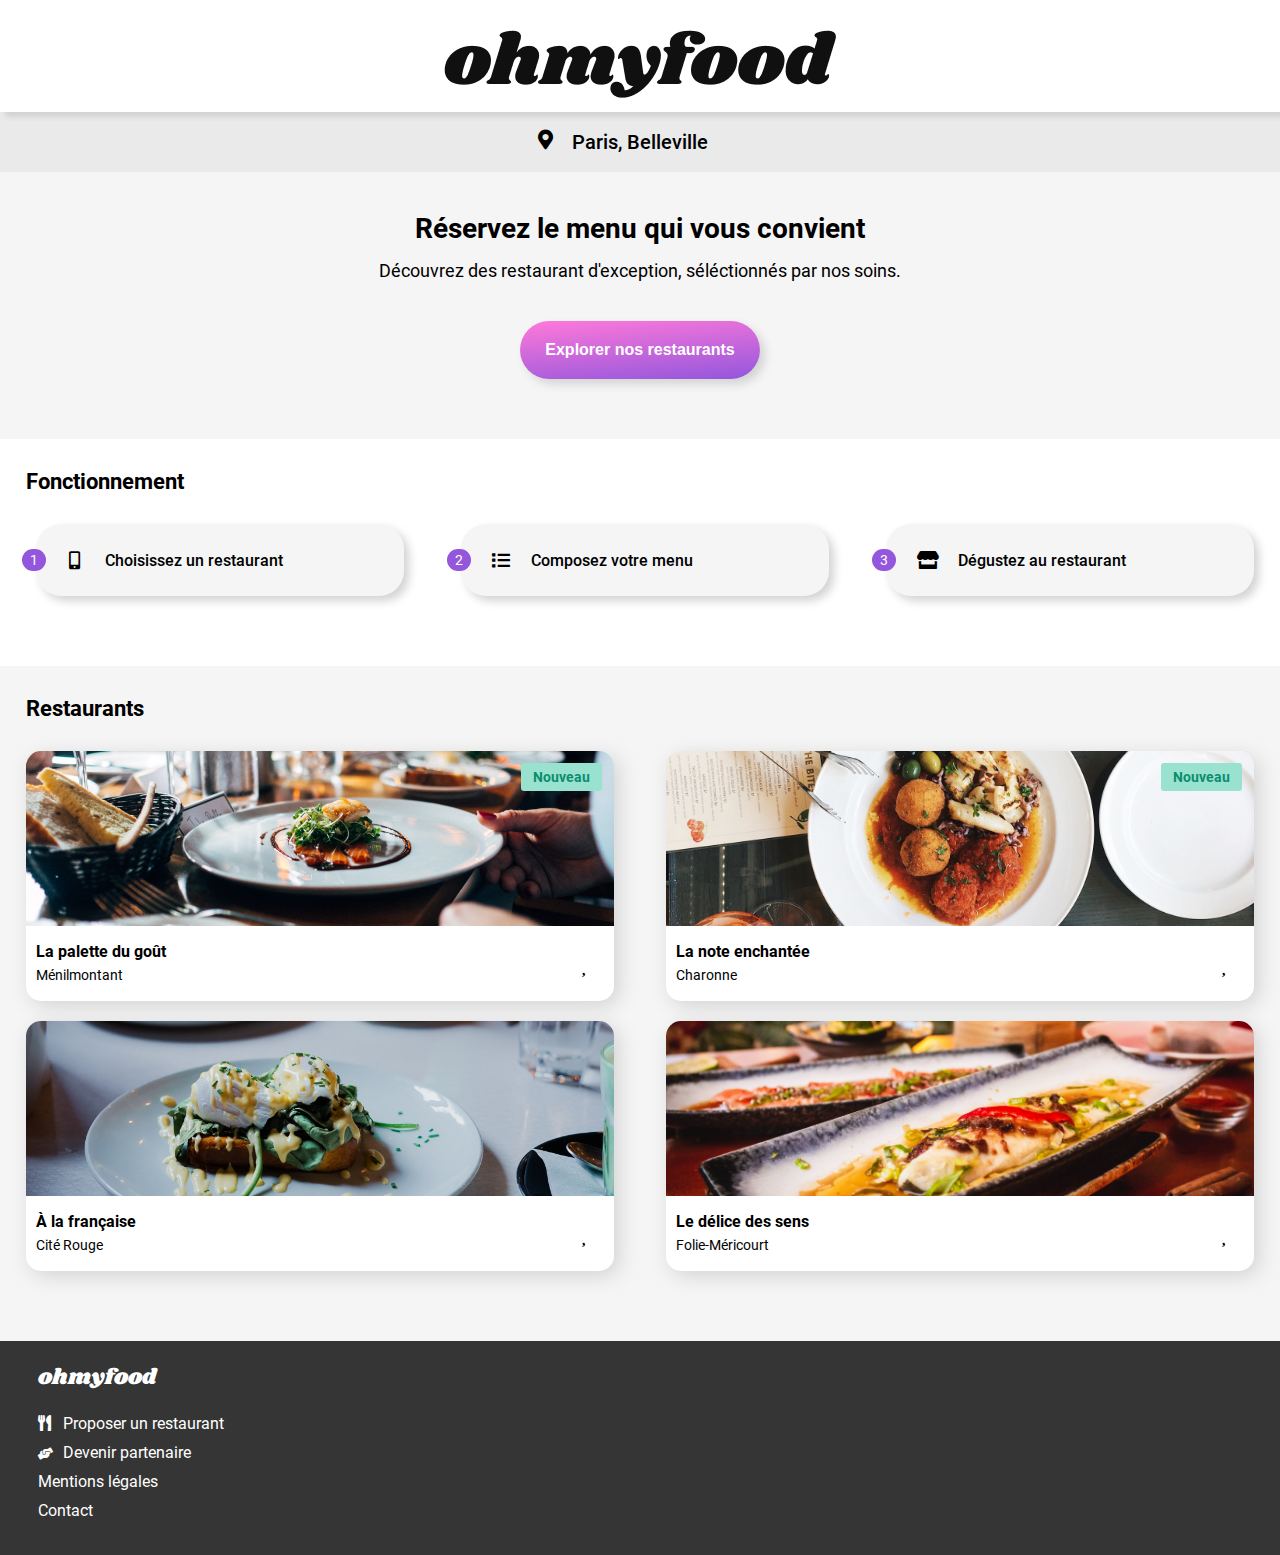
<file: sources/pages/homepage.html>
<!DOCTYPE html>
<html lang="fr">
   <head>
      <meta charset="utf-8" />
      <meta name="viewport" content="width=device-width, initial-scale=1"/>
      <link rel="stylesheet" href="../assets/css/desktop.css">
      <link rel="stylesheet" media="screen and (max-width: 992px) and (min-width: 768px)" href="../assets/css/tablet.css" />
      <link rel="stylesheet" media="screen and (max-device-width: 767px)" href="../assets/css/phone.css">
      <link rel="stylesheet" href="https://use.fontawesome.com/releases/v5.15.4/css/all.css">
      <link rel="stylesheet" href="https://cdnjs.cloudflare.com/ajax/libs/font-awesome/6.1.1/css/all.min.css" integrity="sha512-KfkfwYDsLkIlwQp6LFnl8zNdLGxu9YAA1QvwINks4PhcElQSvqcyVLLD9aMhXd13uQjoXtEKNosOWaZqXgel0g==" crossorigin="anonymous" referrerpolicy="no-referrer" />

      <title>Ohmyfood</title>
   </head>

   <body>
      <div class="loader"></div>
      <header class="header">
         <a class="header__logo top-logo__shadow" href="#">
         <picture>
            <source media="(min-width: 768px)"
                  srcset="../assets/images/logo/ohmyfood.png">
            <source media="(max-device-width: 767px)"
                  srcset="../assets/images/logo/ohmyfood@2x.svg">
            <img src="../assets/images/logo/ohmyfood.png" alt="Logo de Ohmyfood">
         </picture>
         </a>
         <div class="header__location--details">
            <i class="fas fa-map-marker-alt"></i>
            <h4>Paris, Belleville</h4>
         </div>
         <div class="header__titles">
            <h1>Réservez le menu qui vous convient</h1>
            <p>Découvrez des restaurant d'exception, séléctionnés par nos soins.</p>
         </div>
         <div class="button--container header__button">
            <button class="button header__button--explore" type="button">Explorer nos restaurants</button>
         </div>
      </header>
      
      <main>
         <nav class="nav">
            <h2>Fonctionnement</h2>
            <ul class="nav__processes--list">
               <li class="nav__hover-effect"><a href="#"><div class="nav__processes--numbers">1</div><div class="fas fa-mobile-alt"></div><span>Choisissez un restaurant</span></a></li>
               <li class="nav__hover-effect"><a href="#"><div class="nav__processes--numbers">2</div><div class="fas fa-list"></div><span>Composez votre menu</span></a></li>
               <li class="nav__hover-effect"><a href="#"><div class="nav__processes--numbers">3</div><div class="fas fa-store"></div><span>Dégustez au restaurant</span></a></li>
            </ul>
         </nav>

         <section class="restaurants">
            <h2>Restaurants</h2>
            <div class="restaurants__container">
               <article class="restaurants__cards">
                  <a href="menu_palette-du-gout.html">
                     <div class="restaurants__cards--picture">
                        <img src="../assets/images/restaurants/palette-du-gout.jpg" alt="Photo du restaurant La palette du goût">
                        <div class="restaurants__cards--latest">Nouveau</div>
                     </div>
                  </a>
                  <div class="restaurants__cards--infos">
                     <a href="menu_palette-du-gout.html">
                        <h3>La palette du goût</h3>
                        <h4>Ménilmontant</h4>
                     </a>
                     <form class="restaurant__cards--like" action ="#">
                        <input class="input__heart" id="input__liked--palette" type="checkbox">
                        <label class="btn" for="input__liked--palette">
                           <div class="heart-icon heart-empty">
                                 <i class="fa-regular fa-heart"></i>
                           </div>
                           <div class="heart-icon heart-full">
                                 <i class="fas fa-heart"></i>
                           </div>
                        </label>
                     </form>
                  </div>
               </article>
               <article class="restaurants__cards">
                  <a href="menu_la-note-enchantee.html">
                     <div class="restaurants__cards--picture">
                        <img src="../assets/images/restaurants/note-enchantee.jpg" alt="Photo du restaurant La note enchantée">
                        <div class="restaurants__cards--latest">Nouveau</div>
                     </div>
                  </a>
                  <div class="restaurants__cards--infos">
                     <a href="menu_la-note-enchantee.html">
                        <h3>La note enchantée</h3>
                        <h4>Charonne</h4>
                     </a>
                     <form class="restaurant__cards--like" action ="#">
                        <input class="input__heart" id="input__liked--note" type="checkbox">
                        <label class="btn" for="input__liked--note">
                           <div class="heart-icon heart-empty">
                                 <i class="fa-regular fa-heart"></i>
                           </div>
                           <div class="heart-icon heart-full">
                                 <i class="fas fa-heart"></i>
                           </div>
                        </label>
                     </form>
                  </div>
               </article>
               <article class="restaurants__cards">
                  <a href="menu_a-la-francaise.html">
                     <div class="restaurants__cards--picture">
                        <img src="../assets/images/restaurants/a-la-francaise.jpg" alt="Photo du restaurant À la française">
                     </div>
                  </a>
                  <div class="restaurants__cards--infos">
                     <a href="menu_a-la-francaise.html">
                        <h3>À la française</h3>
                        <h4>Cité Rouge</h4>
                     </a>
                     <form class="restaurant__cards--like" action ="#">
                        <input class="input__heart" id="input__liked--francaise" type="checkbox">
                        <label class="btn" for="input__liked--francaise">
                           <div class="heart-icon heart-empty">
                                 <i class="fa-regular fa-heart"></i>
                           </div>
                           <div class="heart-icon heart-full">
                                 <i class="fas fa-heart"></i>
                           </div>
                        </label>
                     </form>
                  </div>
               </article>
               <article class="restaurants__cards">
                  <a href="menu_le-delice-des-sens.html">
                     <div class="restaurants__cards--picture">
                        <img src="../assets/images/restaurants/delice-des-sens.jpg" alt="Photo du restaurant Le délice des sens">
                     </div>
                  </a>
                  <div class="restaurants__cards--infos">
                     <a href="menu_le-delice-des-sens.html">
                        <h3>Le délice des sens</h3>
                        <h4>Folie-Méricourt</h4>
                     </a>
                     <form class="restaurant__cards--like" action ="#">
                        <input class="input__heart" id="input__liked--delice" type="checkbox">
                        <label class="btn" for="input__liked--delice">
                           <div class="heart-icon heart-empty">
                                 <i class="fa-regular fa-heart"></i>
                           </div>
                           <div class="heart-icon heart-full">
                                 <i class="fas fa-heart"></i>
                           </div>
                        </label>
                     </form>
                  </div>
               </article>
            </div>
         </section>
      </main>

      <footer class="footer">
         <h2>ohmyfood</h2>
         <ul class="footer__list">
             <li class="footer__list--text"><a href="#"><i class="fas fa-utensils"></i>Proposer un restaurant</a></li>
             <li class="footer__list--text"><a href="#"><i class="fas fa-hands-helping"></i>Devenir partenaire</a></li>
             <li class="footer__list--text"><a href="#">Mentions légales</a></li>
             <li class="footer__list--text"><a href="mailto:lucas@gmail.com">Contact</a></li>
         </ul>
     </footer>
   </body>
</html>
</file>
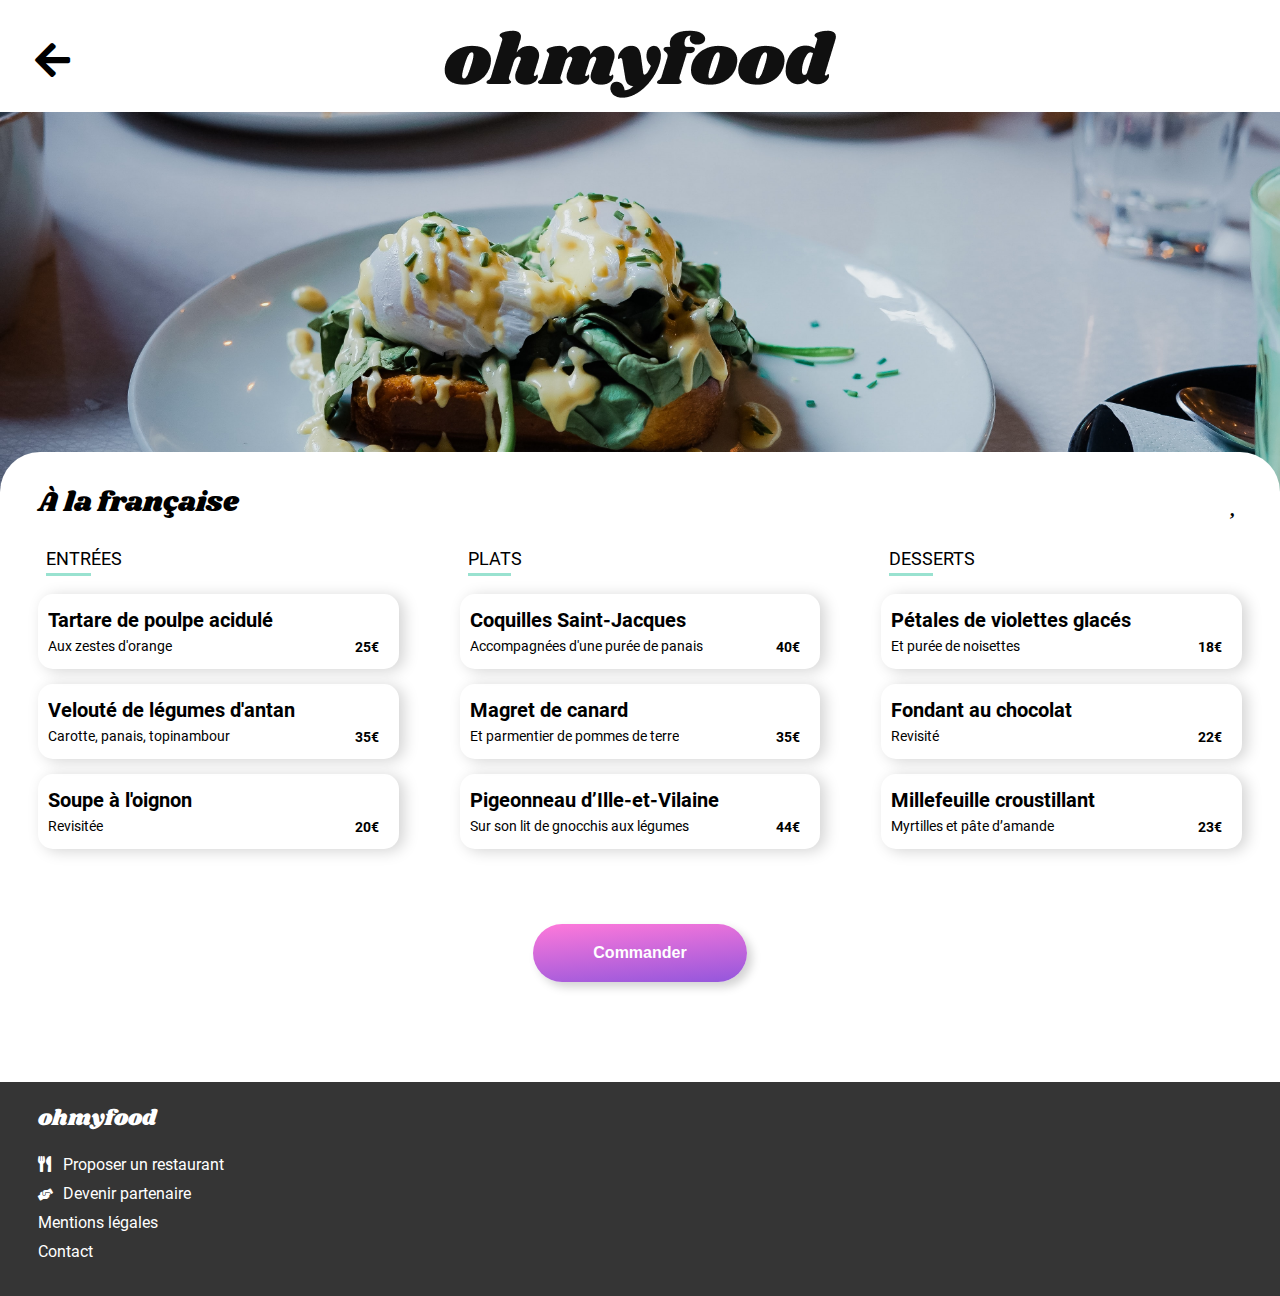
<file: sources/pages/menu_a-la-francaise.html>
<!DOCTYPE html>
<html lang="fr">
    <head>
        <meta charset="utf-8" />
        <meta name="viewport" content="width=device-width, initial-scale=1"/>
        <link rel="stylesheet" href="../assets/css/desktop.css">
		<link rel="stylesheet" media="screen and (max-width: 992px) and (min-width: 768px)" href="../assets/css/tablet.css" />
        <link rel="stylesheet" media="screen and (max-device-width: 767px)" href="../assets/css/phone.css">
        <link rel="stylesheet" href="https://use.fontawesome.com/releases/v5.15.4/css/all.css">
        <link rel="stylesheet" href="https://cdnjs.cloudflare.com/ajax/libs/font-awesome/6.1.1/css/all.min.css" integrity="sha512-KfkfwYDsLkIlwQp6LFnl8zNdLGxu9YAA1QvwINks4PhcElQSvqcyVLLD9aMhXd13uQjoXtEKNosOWaZqXgel0g==" crossorigin="anonymous" referrerpolicy="no-referrer" />

        <title>Ohmyfood</title>
    </head>

    <body>
        <header class="header">
            <a href="homepage.html"><i class="header fas fa-arrow-left"></i></a>
            <a class="header__logo" href="homepage.html">
                <picture>
                    <source media="(min-width: 768px)"
                            srcset="../assets/images/logo/ohmyfood.png">
                    <source media="(max-device-width: 767px)"
                            srcset="../assets/images/logo/ohmyfood@2x.svg">
                    <img src="images/logo/ohmyfood.png" alt="Logo de Ohmyfood">
                    </picture>
            </a>
            <div class="header__picture">
                <img src="../assets/images/restaurants/a-la-francaise.jpg" alt="Photo de À la française">
            </div>
        </header>

        <main class="menu">
            <div class="menu__restaurant">
                <h1>À la française</h1>
                <form class="menu__restaurant--like" action ="#">
                    <input class="input__heart" id="input__liked" type="checkbox">
                    <label class="btn" for="input__liked">
                        <div class="heart-empty">
                            <i class="fa-regular fa-heart"></i>
                        </div>
                        <div class="heart-full">
                            <i class="fas fa-heart"></i>
                        </div>
                    </label>
                </form>
            </div>
            <div class="menu__list--container">
                <section class="menu__list">
                    <h2><span class="underline">ENTR</span>ÉES</h2>
                    <article class="menu__list--card fade-in__1">
                        <div class="meal-infos__container">
                            <h3 class="meal meal-title">Tartare de poulpe acidulé</h3>
                            <h4 class="meal meal-info">Aux zestes d'orange</h4>
                        </div>
                        <div class="meal-price__container">
                            <h4 class="meal-price">25€</h4>
                        </div>
                        <div class="hover-background">
                            <i class="fa-solid fa-circle-check"></i>
                        </div>
                    </article>
                    <article class="menu__list--card fade-in__2">
                        <div class="meal-infos__container">
                            <h3 class="meal meal-title">Velouté de légumes d'antan</h3>
                            <h4 class="meal meal-info">Carotte, panais, topinambour</h4>
                        </div>
                        <div class="meal-price__container">
                            <h4 class="meal-price">35€</h4>
                        </div>
                        <div class="hover-background">
                            <i class="fa-solid fa-circle-check"></i>
                        </div>
                    </article>
                    <article class="menu__list--card fade-in__3">
                        <div class="meal-infos__container">
                            <h3 class="meal meal-title">Soupe à l'oignon</h3>
                            <h4 class="meal meal-info">Revisitée</h4>
                        </div>
                        <div class="meal-price__container">
                            <h4 class="meal-price">20€</h4>
                        </div>
                        <div class="hover-background">
                            <i class="fa-solid fa-circle-check"></i>
                        </div>
                    </article>
                </section>
                <section class="menu__list">
                    <h2><span class="underline">PLAT</span>S</h2>
                    <article class="menu__list--card fade-in__4">
                        <div class="meal-infos__container">
                            <h3 class="meal meal-title">Coquilles Saint-Jacques</h3>
                            <h4 class="meal meal-info">Accompagnées d'une purée de panais</h4>
                        </div>
                        <div class="meal-price__container">
                            <h4 class="meal-price">40€</h4>
                        </div>
                        <div class="hover-background">
                            <i class="fa-solid fa-circle-check"></i>
                        </div>
                    </article>
                    <article class="menu__list--card fade-in__5">
                        <div class="meal-infos__container">
                            <h3 class="meal meal-title">Magret de canard</h3>
                            <h4 class="meal meal-info">Et parmentier de pommes de terre</h4>
                        </div>
                        <div class="meal-price__container">
                            <h4 class="meal-price">35€</h4>
                        </div>
                        <div class="hover-background">
                            <i class="fa-solid fa-circle-check"></i>
                        </div>
                    </article>
                    <article class="menu__list--card fade-in__6">
                        <div class="meal-infos__container">
                            <h3 class="meal meal-title">Pigeonneau d’Ille-et-Vilaine</h3>
                            <h4 class="meal meal-info">Sur son lit de gnocchis aux légumes</h4>
                        </div>
                        <div class="meal-price__container">
                            <h4 class="meal-price">44€</h4>
                        </div>
                        <div class="hover-background">
                            <i class="fa-solid fa-circle-check"></i>
                        </div>
                    </article>
                </section>
                <section class="menu__list">
                    <h2><span class="underline">DESS</span>ERTS</h2>
                    <article class="menu__list--card fade-in__7">
                        <div class="meal-infos__container">
                            <h3 class="meal meal-title">Pétales de violettes glacés</h3>
                            <h4 class="meal meal-info">Et purée de noisettes</h4>
                        </div>
                        <div class="meal-price__container">
                            <h4 class="meal-price">18€</h4>
                        </div>
                        <div class="hover-background">
                            <i class="fa-solid fa-circle-check"></i>
                        </div>
                    </article>
                    <article class="menu__list--card fade-in__8">
                        <div class="meal-infos__container">
                            <h3 class="meal meal-title">Fondant au chocolat</h3>
                            <h4 class="meal meal-info">Revisité</h4>
                        </div>
                        <div class="meal-price__container">
                            <h4 class="meal-price">22€</h4>
                        </div>
                        <div class="hover-background">
                            <i class="fa-solid fa-circle-check"></i>
                        </div>
                    </article>
                    <article class="menu__list--card fade-in__9">
                        <div class="meal-infos__container">
                            <h3 class="meal meal-title">Millefeuille croustillant</h3>
                            <h4 class="meal meal-info">Myrtilles et pâte d’amande</h4>
                        </div>
                        <div class="meal-price__container">
                            <h4 class="meal-price">23€</h4>
                        </div>
                        <div class="hover-background">
                            <i class="fa-solid fa-circle-check"></i>
                        </div>
                    </article>
                </section>
            </div>

            <div class="button--container menu__button">
                <button class="button menu__button--order" type="button">Commander</button>
            </div>
        </main>

        <footer class="footer">
            <h2>ohmyfood</h2>
            <ul class="footer__list">
                <li class="footer__list--text"><a href="#"><i class="fas fa-utensils"></i>Proposer un restaurant</a></li>
                <li class="footer__list--text"><a href="#"><i class="fas fa-hands-helping"></i>Devenir partenaire</a></li>
                <li class="footer__list--text"><a href="#">Mentions légales</a></li>
                <li class="footer__list--text"><a href="mailto:lucas@gmail.com">Contact</a></li>
            </ul>
        </footer>
    </body>
</html>
</file>
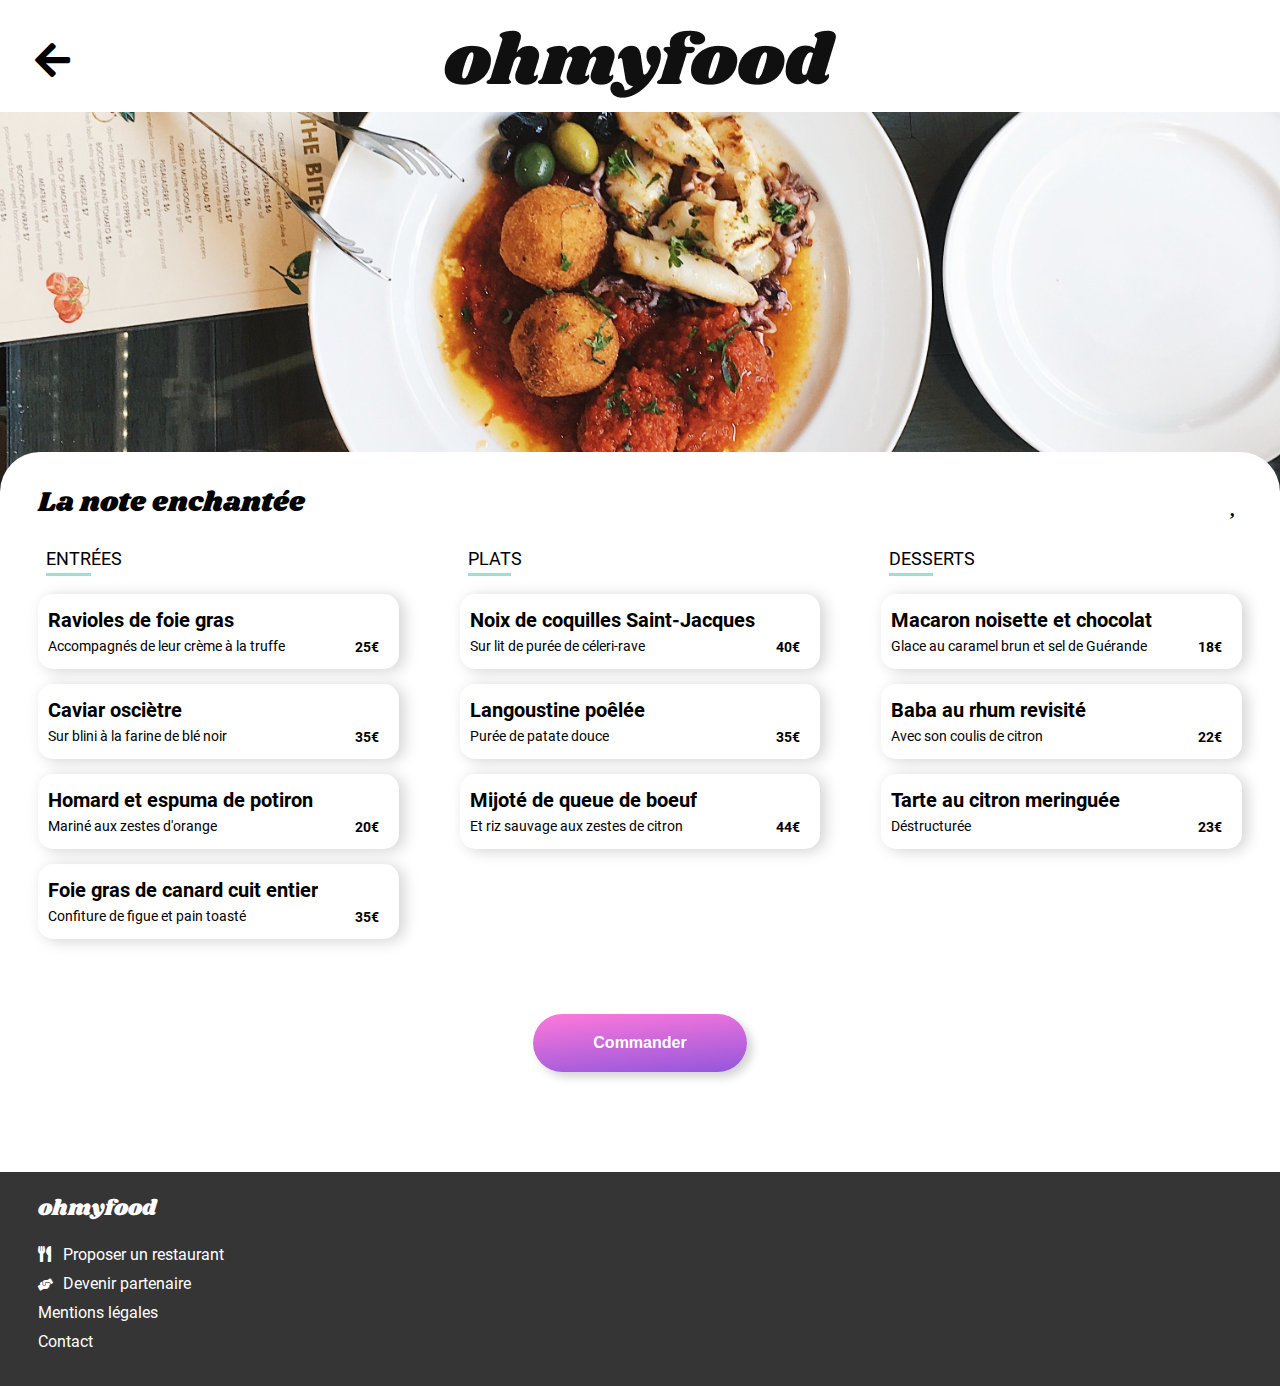
<file: sources/pages/menu_la-note-enchantee.html>
<!DOCTYPE html>
<html lang="fr">
    <head>
        <meta charset="utf-8" />
        <meta name="viewport" content="width=device-width, initial-scale=1"/>
        <link rel="stylesheet" href="../assets/css/desktop.css">
		<link rel="stylesheet" media="screen and (max-width: 992px) and (min-width: 768px)" href="../assets/css/tablet.css" />
        <link rel="stylesheet" media="screen and (max-device-width: 767px)" href="../assets/css/phone.css">
        <link rel="stylesheet" href="https://use.fontawesome.com/releases/v5.15.4/css/all.css">
        <link rel="stylesheet" href="https://cdnjs.cloudflare.com/ajax/libs/font-awesome/6.1.1/css/all.min.css" integrity="sha512-KfkfwYDsLkIlwQp6LFnl8zNdLGxu9YAA1QvwINks4PhcElQSvqcyVLLD9aMhXd13uQjoXtEKNosOWaZqXgel0g==" crossorigin="anonymous" referrerpolicy="no-referrer" />

        <title>Ohmyfood</title>
    </head>

    <body>
        <header class="header">
            <a href="homepage.html"><i class="header fas fa-arrow-left"></i></a>
            <a class="header__logo" href="homepage.html">
                <picture>
                    <source media="(min-width: 768px)"
                            srcset="../assets/images/logo/ohmyfood.png">
                    <source media="(max-device-width: 767px)"
                            srcset="../assets/images/logo/ohmyfood@2x.svg">
                    <img src="images/logo/ohmyfood.png" alt="Logo de Ohmyfood">
                    </picture>
            </a>
            <div class="header__picture">
                <img src="../assets/images/restaurants/note-enchantee.jpg" alt="Photo de La note enchantée">
            </div>
        </header>
      
        <main class="menu">
            <div class="menu__restaurant">
                <h1>La note enchantée</h1>
                <form class="menu__restaurant--like" action ="#">
                    <input class="input__heart" id="input__liked" type="checkbox">
                    <label class="btn" for="input__liked">
                        <div class="heart-empty">
                            <i class="fa-regular fa-heart"></i>
                        </div>
                        <div class="heart-full">
                            <i class="fas fa-heart"></i>
                        </div>
                    </label>
                </form>
            </div>
            <div class="menu__list--container">
                <section class="menu__list">
                    <h2><span class="underline">ENTR</span>ÉES</h2>
                    <article class="menu__list--card fade-in__1">
                        <div class="meal-infos__container">
                            <h3 class="meal meal-title">Ravioles de foie gras</h3>
                            <h4 class="meal meal-info">Accompagnés de leur crème à la truffe</h4>
                        </div>
                        <div class="meal-price__container">
                            <h4 class="meal-price">25€</h4>
                        </div>
                        <div class="hover-background">
                            <i class="fa-solid fa-circle-check"></i>
                        </div>
                    </article>
                    <article class="menu__list--card fade-in__2">
                        <div class="meal-infos__container">
                            <h3 class="meal meal-title">Caviar osciètre</h3>
                            <h4 class="meal meal-info">Sur blini à la farine de blé noir</h4>
                        </div>
                        <div class="meal-price__container">
                            <h4 class="meal-price">35€</h4>
                        </div>
                        <div class="hover-background">
                            <i class="fa-solid fa-circle-check"></i>
                        </div>
                    </article>
                    <article class="menu__list--card fade-in__3">
                        <div class="meal-infos__container">
                            <h3 class="meal meal-title">Homard et espuma de potiron</h3>
                            <h4 class="meal meal-info">Mariné aux zestes d'orange</h4>
                        </div>
                        <div class="meal-price__container">
                            <h4 class="meal-price">20€</h4>
                        </div>
                        <div class="hover-background">
                            <i class="fa-solid fa-circle-check"></i>
                        </div>
                    </article>
                    <article class="menu__list--card fade-in__4">
                        <div class="meal-infos__container">
                            <h3 class="meal meal-title">Foie gras de canard cuit entier</h3>
                            <h4 class="meal meal-info">Confiture de figue et pain toasté</h4>
                        </div>
                        <div class="meal-price__container">
                            <h4 class="meal-price">35€</h4>
                        </div>
                        <div class="hover-background">
                            <i class="fa-solid fa-circle-check"></i>
                        </div>
                    </article>
                </section>
                <section class="menu__list">
                    <h2><span class="underline">PLAT</span>S</h2>
                    <article class="menu__list--card fade-in__5">
                        <div class="meal-infos__container">
                            <h3 class="meal meal-title">Noix de coquilles Saint-Jacques</h3>
                            <h4 class="meal meal-info">Sur lit de purée de céleri-rave</h4>
                        </div>
                        <div class="meal-price__container">
                            <h4 class="meal-price">40€</h4>
                        </div>
                        <div class="hover-background">
                            <i class="fa-solid fa-circle-check"></i>
                        </div>
                    </article>
                    <article class="menu__list--card fade-in__6">
                        <div class="meal-infos__container">
                            <h3 class="meal meal-title">Langoustine poêlée</h3>
                            <h4 class="meal meal-info">Purée de patate douce</h4>
                        </div>
                        <div class="meal-price__container">
                            <h4 class="meal-price">35€</h4>
                        </div>
                        <div class="hover-background">
                            <i class="fa-solid fa-circle-check"></i>
                        </div>
                    </article>
                    <article class="menu__list--card fade-in__7">
                        <div class="meal-infos__container">
                            <h3 class="meal meal-title">Mijoté de queue de boeuf</h3>
                            <h4 class="meal meal-info">Et riz sauvage aux zestes de citron</h4>
                        </div>
                        <div class="meal-price__container">
                            <h4 class="meal-price">44€</h4>
                        </div>
                        <div class="hover-background">
                            <i class="fa-solid fa-circle-check"></i>
                        </div>
                    </article>
                </section>
                <section class="menu__list">
                    <h2><span class="underline">DESS</span>ERTS</h2>
                    <article class="menu__list--card fade-in__8">
                        <div class="meal-infos__container">
                            <h3 class="meal meal-title">Macaron noisette et chocolat</h3>
                            <h4 class="meal meal-info">Glace au caramel brun et sel de Guérande</h4>
                        </div>
                        <div class="meal-price__container">
                            <h4 class="meal-price">18€</h4>
                        </div>
                        <div class="hover-background">
                            <i class="fa-solid fa-circle-check"></i>
                        </div>
                    </article>
                    <article class="menu__list--card fade-in__9">
                        <div class="meal-infos__container">
                            <h3 class="meal meal-title">Baba au rhum revisité</h3>
                            <h4 class="meal meal-info">Avec son coulis de citron</h4>
                        </div>
                        <div class="meal-price__container">
                            <h4 class="meal-price">22€</h4>
                        </div>
                        <div class="hover-background">
                            <i class="fa-solid fa-circle-check"></i>
                        </div>
                    </article>
                    <article class="menu__list--card fade-in__10">
                        <div class="meal-infos__container">
                            <h3 class="meal meal-title">Tarte au citron meringuée</h3>
                            <h4 class="meal meal-info">Déstructurée</h4>
                        </div>
                        <div class="meal-price__container">
                            <h4 class="meal-price">23€</h4>
                        </div>
                        <div class="hover-background">
                            <i class="fa-solid fa-circle-check"></i>
                        </div>
                    </article>
                </section>
            </div>

            <div class="button--container menu__button">
                <button class="button menu__button--order" type="button">Commander</button>
            </div>
        </main>

        <footer class="footer">
            <h2>ohmyfood</h2>
            <ul class="footer__list">
                <li class="footer__list--text"><a href="#"><i class="fas fa-utensils"></i>Proposer un restaurant</a></li>
                <li class="footer__list--text"><a href="#"><i class="fas fa-hands-helping"></i>Devenir partenaire</a></li>
                <li class="footer__list--text"><a href="#">Mentions légales</a></li>
                <li class="footer__list--text"><a href="mailto:lucas@gmail.com">Contact</a></li>
            </ul>
        </footer>
    </body>
</html>
</file>
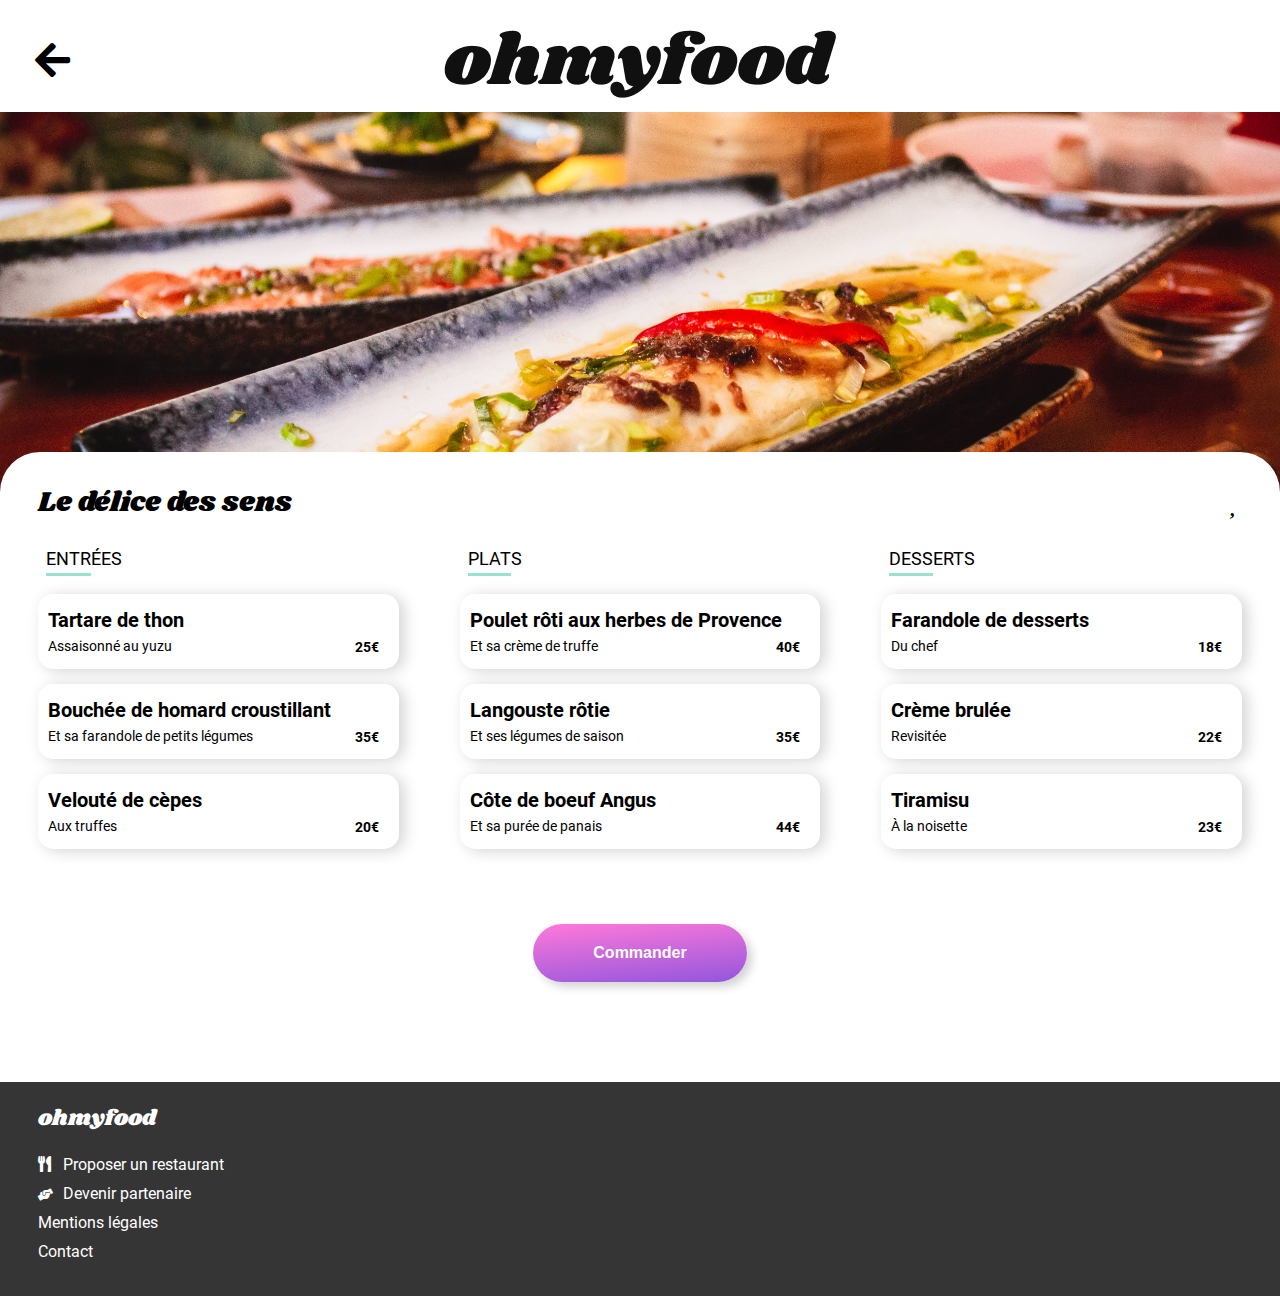
<file: sources/pages/menu_le-delice-des-sens.html>
<!DOCTYPE html>
<html lang="fr">
    <head>
        <meta charset="utf-8" />
        <meta name="viewport" content="width=device-width, initial-scale=1"/>
        <link rel="stylesheet" href="../assets/css/desktop.css">
		<link rel="stylesheet" media="screen and (max-width: 992px) and (min-width: 768px)" href="../assets/css/tablet.css" />
        <link rel="stylesheet" media="screen and (max-device-width: 767px)" href="../assets/css/phone.css">
        <link rel="stylesheet" href="https://use.fontawesome.com/releases/v5.15.4/css/all.css">
        <link rel="stylesheet" href="https://cdnjs.cloudflare.com/ajax/libs/font-awesome/6.1.1/css/all.min.css" integrity="sha512-KfkfwYDsLkIlwQp6LFnl8zNdLGxu9YAA1QvwINks4PhcElQSvqcyVLLD9aMhXd13uQjoXtEKNosOWaZqXgel0g==" crossorigin="anonymous" referrerpolicy="no-referrer" />

        <title>Ohmyfood</title>
    </head>

    <body>
        <header class="header">
            <a href="homepage.html"><i class="header fas fa-arrow-left"></i></a>
            <a class="header__logo" href="homepage.html">
                <picture>
                    <source media="(min-width: 768px)"
                            srcset="../assets/images/logo/ohmyfood.png">
                    <source media="(max-device-width: 767px)"
                            srcset="../assets/images/logo/ohmyfood@2x.svg">
                    <img src="images/logo/ohmyfood.png" alt="Logo de Ohmyfood">
                    </picture>
            </a>
            <div class="header__picture">
                <img src="../assets/images/restaurants/delice-des-sens.jpg" alt="Photo du Délice des sens">
            </div>
        </header>
      
        <main class="menu">
            <div class="menu__restaurant">
                <h1>Le délice des sens</h1>
                <form class="menu__restaurant--like" action ="#">
                    <input class="input__heart" id="input__liked" type="checkbox">
                    <label class="btn" for="input__liked">
                        <div class="heart-empty">
                            <i class="fa-regular fa-heart"></i>
                        </div>
                        <div class="heart-full">
                            <i class="fas fa-heart"></i>
                        </div>
                    </label>
                </form>
            </div>
            <div class="menu__list--container">
                <section class="menu__list">
                    <h2><span class="underline">ENTR</span>ÉES</h2>
                    <article class="menu__list--card fade-in__1">
                        <div class="meal-infos__container">
                            <h3 class="meal meal-title">Tartare de thon</h3>
                            <h4 class="meal meal-info">Assaisonné au yuzu</h4>
                        </div>
                        <div class="meal-price__container">
                            <h4 class="meal-price">25€</h4>
                        </div>
                        <div class="hover-background">
                            <i class="fa-solid fa-circle-check"></i>
                        </div>
                    </article>
                    <article class="menu__list--card fade-in__2">
                        <div class="meal-infos__container">
                            <h3 class="meal meal-title">Bouchée de homard croustillant</h3>
                            <h4 class="meal meal-info">Et sa farandole de petits légumes</h4>
                        </div>
                        <div class="meal-price__container">
                            <h4 class="meal-price">35€</h4>
                        </div>
                        <div class="hover-background">
                            <i class="fa-solid fa-circle-check"></i>
                        </div>
                    </article>
                    <article class="menu__list--card fade-in__3">
                        <div class="meal-infos__container">
                            <h3 class="meal meal-title">Velouté de cèpes</h3>
                            <h4 class="meal meal-info">Aux truffes</h4>
                        </div>
                        <div class="meal-price__container">
                            <h4 class="meal-price">20€</h4>
                        </div>
                        <div class="hover-background">
                            <i class="fa-solid fa-circle-check"></i>
                        </div>
                    </article>
                </section>
                <section class="menu__list">
                    <h2><span class="underline">PLAT</span>S</h2>
                    <article class="menu__list--card fade-in__4">
                        <div class="meal-infos__container">
                            <h3 class="meal meal-title">Poulet rôti aux herbes de Provence</h3>
                            <h4 class="meal meal-info">Et sa crème de truffe</h4>
                        </div>
                        <div class="meal-price__container">
                            <h4 class="meal-price">40€</h4>
                        </div>
                        <div class="hover-background">
                            <i class="fa-solid fa-circle-check"></i>
                        </div>
                    </article>
                    <article class="menu__list--card fade-in__5">
                        <div class="meal-infos__container">
                            <h3 class="meal meal-title">Langouste rôtie</h3>
                            <h4 class="meal meal-info">Et ses légumes de saison</h4>
                        </div>
                        <div class="meal-price__container">
                            <h4 class="meal-price">35€</h4>
                        </div>
                        <div class="hover-background">
                            <i class="fa-solid fa-circle-check"></i>
                        </div>
                    </article>
                    <article class="menu__list--card fade-in__6">
                        <div class="meal-infos__container">
                            <h3 class="meal meal-title">Côte de boeuf Angus</h3>
                            <h4 class="meal meal-info">Et sa purée de panais</h4>
                        </div>
                        <div class="meal-price__container">
                            <h4 class="meal-price">44€</h4>
                        </div>
                        <div class="hover-background">
                            <i class="fa-solid fa-circle-check"></i>
                        </div>
                    </article>
                </section>
                <section class="menu__list">
                    <h2><span class="underline">DESS</span>ERTS</h2>
                    <article class="menu__list--card fade-in__7">
                        <div class="meal-infos__container">
                            <h3 class="meal meal-title">Farandole de desserts</h3>
                            <h4 class="meal meal-info">Du chef</h4>
                        </div>
                        <div class="meal-price__container">
                            <h4 class="meal-price">18€</h4>
                        </div>
                        <div class="hover-background">
                            <i class="fa-solid fa-circle-check"></i>
                        </div>
                    </article>
                    <article class="menu__list--card fade-in__8">
                        <div class="meal-infos__container">
                            <h3 class="meal meal-title">Crème brulée</h3>
                            <h4 class="meal meal-info">Revisitée</h4>
                        </div>
                        <div class="meal-price__container">
                            <h4 class="meal-price">22€</h4>
                        </div>
                        <div class="hover-background">
                            <i class="fa-solid fa-circle-check"></i>
                        </div>
                    </article>
                    <article class="menu__list--card fade-in__9">
                        <div class="meal-infos__container">
                            <h3 class="meal meal-title">Tiramisu</h3>
                            <h4 class="meal meal-info">À la noisette</h4>
                        </div>
                        <div class="meal-price__container">
                            <h4 class="meal-price">23€</h4>
                        </div>
                        <div class="hover-background">
                            <i class="fa-solid fa-circle-check"></i>
                        </div>
                    </article>
                </section>
            </div>

            <div class="button--container menu__button">
                <button class="button menu__button--order" type="button">Commander</button>
            </div>
        </main>

        <footer class="footer">
            <h2>ohmyfood</h2>
            <ul class="footer__list">
                <li class="footer__list--text"><a href="#"><i class="fas fa-utensils"></i>Proposer un restaurant</a></li>
                <li class="footer__list--text"><a href="#"><i class="fas fa-hands-helping"></i>Devenir partenaire</a></li>
                <li class="footer__list--text"><a href="#">Mentions légales</a></li>
                <li class="footer__list--text"><a href="mailto:lucas@gmail.com">Contact</a></li>
            </ul>
        </footer>
    </body>
</html>
</file>
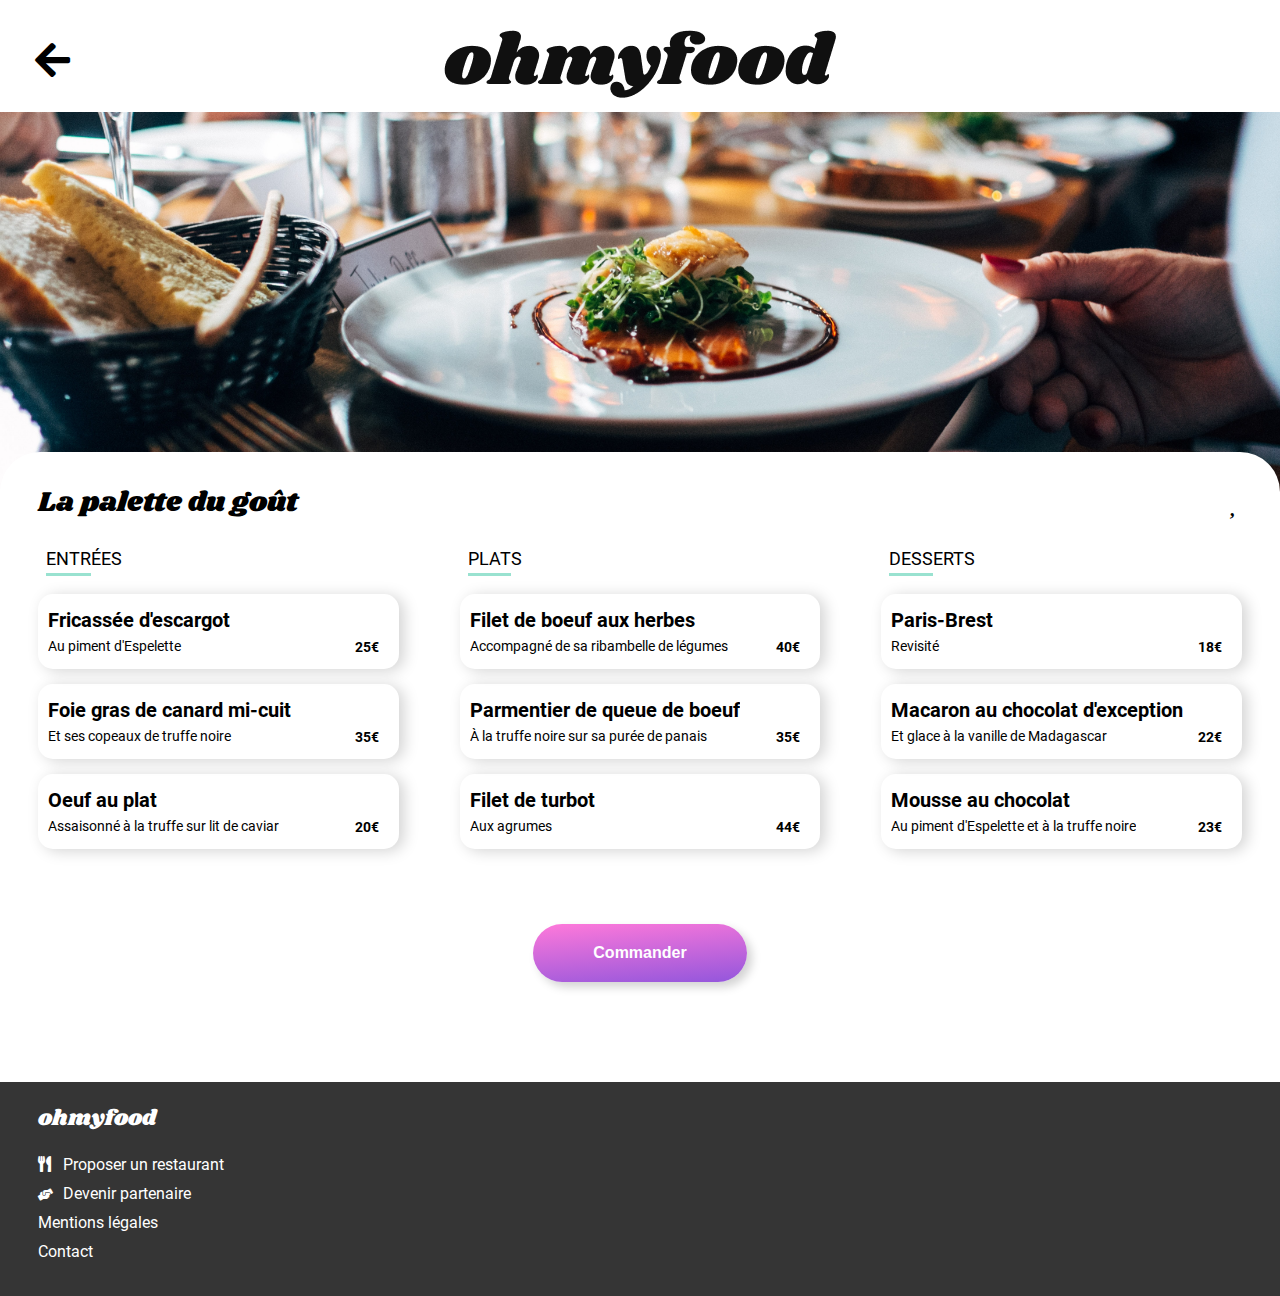
<file: sources/pages/menu_palette-du-gout.html>
<!DOCTYPE html>
<html lang="fr">
    <head>
        <meta charset="utf-8" />
        <meta name="viewport" content="width=device-width, initial-scale=1"/>
        <link rel="stylesheet" href="../assets/css/desktop.css">
		<link rel="stylesheet" media="screen and (max-width: 992px) and (min-width: 768px)" href="../assets/css/tablet.css" />
        <link rel="stylesheet" media="screen and (max-device-width: 767px)" href="../assets/css/phone.css">
        <link rel="stylesheet" href="https://use.fontawesome.com/releases/v5.15.4/css/all.css">
        <link rel="stylesheet" href="https://cdnjs.cloudflare.com/ajax/libs/font-awesome/6.1.1/css/all.min.css" integrity="sha512-KfkfwYDsLkIlwQp6LFnl8zNdLGxu9YAA1QvwINks4PhcElQSvqcyVLLD9aMhXd13uQjoXtEKNosOWaZqXgel0g==" crossorigin="anonymous" referrerpolicy="no-referrer" />

        <title>Ohmyfood</title>
    </head>

    <body>
        <header class="header">
            <a href="homepage.html"><i class="header fas fa-arrow-left"></i></a>
            <a class="header__logo" href="homepage.html">
                <picture>
                    <source media="(min-width: 768px)"
                            srcset="../assets/images/logo/ohmyfood.png">
                    <source media="(max-device-width: 767px)"
                            srcset="../assets/images/logo/ohmyfood@2x.svg">
                    <img src="images/logo/ohmyfood.png" alt="Logo de Ohmyfood">
                    </picture>
            </a>
            <div class="header__picture">
                <img src="../assets/images/restaurants/palette-du-gout.jpg" alt="Photo de La palette du goût">
            </div>
        </header>
      
        <main class="menu">
            <div class="menu__restaurant">
                <h1>La palette du goût</h1>
                <form class="menu__restaurant--like" action ="#">
                    <input class="input__heart" id="input__liked" type="checkbox">
                    <label class="btn" for="input__liked">
                        <div class="heart-empty">
                            <i class="fa-regular fa-heart"></i>
                        </div>
                        <div class="heart-full">
                            <i class="fas fa-heart"></i>
                        </div>
                    </label>
                </form>
            </div>
            <div class="menu__list--container">
                <section class="menu__list">
                    <h2><span class="underline">ENTR</span>ÉES</h2>
                    <article class="menu__list--card fade-in__1">
                        <div class="meal-infos__container">
                            <h3 class="meal meal-title">Fricassée d'escargot</h3>
                            <h4 class="meal meal-info">Au piment d'Espelette</h4>
                        </div>
                        <div class="meal-price__container">
                            <h4 class="meal-price">25€</h4>
                        </div>
                        <div class="hover-background">
                            <i class="fa-solid fa-circle-check"></i>
                        </div>
                    </article>
                    <article class="menu__list--card fade-in__2">
                        <div class="meal-infos__container">
                            <h3 class="meal meal-title">Foie gras de canard mi-cuit</h3>
                            <h4 class="meal meal-info">Et ses copeaux de truffe noire</h4>
                        </div>
                        <div class="meal-price__container">
                            <h4 class="meal-price">35€</h4>
                        </div>
                        <div class="hover-background">
                            <i class="fa-solid fa-circle-check"></i>
                        </div>
                    </article>
                    <article class="menu__list--card fade-in__3">
                        <div class="meal-infos__container">
                            <h3 class="meal meal-title">Oeuf au plat</h3>
                            <h4 class="meal meal-info">Assaisonné à la truffe sur lit de caviar</h4>
                        </div>
                        <div class="meal-price__container">
                            <h4 class="meal-price">20€</h4>
                        </div>
                        <div class="hover-background">
                            <i class="fa-solid fa-circle-check"></i>
                        </div>
                    </article>
                </section>
                <section class="menu__list">
                    <h2><span class="underline">PLAT</span>S</h2>
                    <article class="menu__list--card fade-in__4">
                        <div class="meal-infos__container">
                            <h3 class="meal meal-title">Filet de boeuf aux herbes</h3>
                            <h4 class="meal meal-info">Accompagné de sa ribambelle de légumes</h4>
                        </div>
                        <div class="meal-price__container">
                            <h4 class="meal-price">40€</h4>
                        </div>
                        <div class="hover-background">
                            <i class="fa-solid fa-circle-check"></i>
                        </div>
                    </article>
                    <article class="menu__list--card fade-in__5">
                        <div class="meal-infos__container">
                            <h3 class="meal meal-title">Parmentier de queue de boeuf</h3>
                            <h4 class="meal meal-info">À la truffe noire sur sa purée de panais</h4>
                        </div>
                        <div class="meal-price__container">
                            <h4 class="meal-price">35€</h4>
                        </div>
                        <div class="hover-background">
                            <i class="fa-solid fa-circle-check"></i>
                        </div>
                    </article>
                    <article class="menu__list--card fade-in__6">
                        <div class="meal-infos__container">
                            <h3 class="meal meal-title">Filet de turbot</h3>
                            <h4 class="meal meal-info">Aux agrumes</h4>
                        </div>
                        <div class="meal-price__container">
                            <h4 class="meal-price">44€</h4>
                        </div>
                        <div class="hover-background">
                            <i class="fa-solid fa-circle-check"></i>
                        </div>
                    </article>
                </section>
                <section class="menu__list">
                    <h2><span class="underline">DESS</span>ERTS</h2>
                    <article class="menu__list--card fade-in__7">
                        <div class="meal-infos__container">
                            <h3 class="meal meal-title">Paris-Brest</h3>
                            <h4 class="meal meal-info">Revisité</h4>
                        </div>
                        <div class="meal-price__container">
                            <h4 class="meal-price">18€</h4>
                        </div>
                        <div class="hover-background">
                            <i class="fa-solid fa-circle-check"></i>
                        </div>
                    </article>
                    <article class="menu__list--card fade-in__8">
                        <div class="meal-infos__container">
                            <h3 class="meal meal-title">Macaron au chocolat d'exception</h3>
                            <h4 class="meal meal-info">Et glace à la vanille de Madagascar</h4>
                        </div>
                        <div class="meal-price__container">
                            <h4 class="meal-price">22€</h4>
                        </div>
                        <div class="hover-background">
                            <i class="fa-solid fa-circle-check"></i>
                        </div>
                    </article>
                    <article class="menu__list--card fade-in__9">
                        <div class="meal-infos__container">
                            <h3 class="meal meal-title">Mousse au chocolat</h3>
                            <h4 class="meal meal-info">Au piment d'Espelette et à la truffe noire</h4>
                        </div>
                        <div class="meal-price__container">
                            <h4 class="meal-price">23€</h4>
                        </div>
                        <div class="hover-background">
                            <i class="fa-solid fa-circle-check"></i>
                        </div>
                    </article>
                </section>
            </div>

            <div class="button--container menu__button">
                <button class="button menu__button--order" type="button">Commander</button>
            </div>
        </main>

        <footer class="footer">
            <h2>ohmyfood</h2>
            <ul class="footer__list">
                <li class="footer__list--text"><a href="#"><i class="fas fa-utensils"></i>Proposer un restaurant</a></li>
                <li class="footer__list--text"><a href="#"><i class="fas fa-hands-helping"></i>Devenir partenaire</a></li>
                <li class="footer__list--text"><a href="#">Mentions légales</a></li>
                <li class="footer__list--text"><a href="mailto:lucas@gmail.com">Contact</a></li>
            </ul>
        </footer>
    </body>
</html>
</file>
<file: sources/assets/css/desktop.css>
@font-face {
  font-family: 'Shrikhand';
  src: url("../fonts/Shrikhand/Shrikhand-Regular.ttf") format("truetype");
}

@font-face {
  font-family: 'Roboto';
  src: url("../fonts/Roboto/Roboto-Light.ttf") format("truetype");
  font-weight: 100;
}

@font-face {
  font-family: 'Roboto';
  src: url("../fonts/Roboto/Roboto-Thin.ttf") format("truetype");
  font-weight: 300;
}

@font-face {
  font-family: 'Roboto';
  src: url("../fonts/Roboto/Roboto-Regular.ttf") format("truetype");
  font-weight: 400;
}

@font-face {
  font-family: 'Roboto';
  src: url("../fonts/Roboto/Roboto-Medium.ttf") format("truetype");
  font-weight: 500;
}

@font-face {
  font-family: 'Roboto';
  src: url("../fonts/Roboto/Roboto-Bold.ttf") format("truetype");
  font-weight: 700;
}

@font-face {
  font-family: 'Roboto';
  src: url("../fonts/Roboto/Roboto-Black.ttf") format("truetype");
  font-weight: 900;
}

* {
  margin: 0;
  padding: 0;
}

h1 {
  font-size: 28px;
}

h2 {
  font-size: 22px;
}

h3 {
  font-size: 16px;
}

h4 {
  font-size: 14px;
}

p {
  font-size: 18px;
}

body {
  width: 100%;
  font-family: Roboto, sans-serif;
  position: relative;
}

a {
  text-decoration: none;
  color: black;
}

.button--container {
  display: -webkit-box;
  display: -ms-flexbox;
  display: flex;
  -webkit-box-orient: vertical;
  -webkit-box-direction: normal;
      -ms-flex-direction: column;
          flex-direction: column;
  -webkit-box-pack: center;
      -ms-flex-pack: center;
          justify-content: center;
  -webkit-box-align: center;
      -ms-flex-align: center;
          align-items: center;
  width: 100%;
}

.button--container .button {
  border-style: none;
  border-radius: 50px;
  -webkit-box-shadow: 5px 5px 10px lightgray;
          box-shadow: 5px 5px 10px lightgray;
  background: linear-gradient(175deg, #FF79DA, #9356DC);
  color: white;
  font-size: 16px;
  font-weight: 700;
}

.button--container .button:hover {
  -webkit-box-shadow: 10px 10px 15px lightgray, -5px -5px 10px lightgray;
          box-shadow: 10px 10px 15px lightgray, -5px -5px 10px lightgray;
  background: linear-gradient(175deg, #F088E0, #AF73E1);
}

.header {
  display: -webkit-box;
  display: -ms-flexbox;
  display: flex;
  -webkit-box-orient: vertical;
  -webkit-box-direction: normal;
      -ms-flex-direction: column;
          flex-direction: column;
  -webkit-box-pack: center;
      -ms-flex-pack: center;
          justify-content: center;
  -webkit-box-align: center;
      -ms-flex-align: center;
          align-items: center;
  position: relative;
}

.header.fa-arrow-left {
  position: absolute;
  top: 40px;
  right: auto;
  bottom: auto;
  left: 35px;
  font-size: 40px;
}

.header__logo {
  z-index: 1;
  display: -webkit-box;
  display: -ms-flexbox;
  display: flex;
  -webkit-box-orient: horizontal;
  -webkit-box-direction: normal;
      -ms-flex-direction: row;
          flex-direction: row;
  -webkit-box-pack: inherit;
      -ms-flex-pack: inherit;
          justify-content: inherit;
  -webkit-box-align: initial;
      -ms-flex-align: initial;
          align-items: initial;
  padding: 30px 0px 10px 0px;
  width: 100%;
}

.header__logo.top-logo__shadow {
  -webkit-box-shadow: 5px 5px 5px lightgray;
          box-shadow: 5px 5px 5px lightgray;
}

.header__picture {
  z-index: 0;
  width: 100%;
  height: 400px;
}

.header__picture img {
  height: 400px;
  width: 100%;
  -o-object-fit: cover;
     object-fit: cover;
  -o-object-position: 10% 60%;
     object-position: 10% 60%;
}

.header__location--details {
  z-index: 0;
  display: -webkit-box;
  display: -ms-flexbox;
  display: flex;
  -webkit-box-orient: horizontal;
  -webkit-box-direction: normal;
      -ms-flex-direction: row;
          flex-direction: row;
  -webkit-box-pack: inherit;
      -ms-flex-pack: inherit;
          justify-content: inherit;
  -webkit-box-align: initial;
      -ms-flex-align: initial;
          align-items: initial;
  position: relative;
  width: 100%;
  height: 60px;
  background-color: rgba(211, 211, 211, 0.479);
}

.header__location--details i {
  position: relative;
  top: 18px;
  right: 95px;
  bottom: auto;
  left: auto;
  font-size: 20px;
}

.header__location--details h4 {
  position: absolute;
  top: 18px;
  right: auto;
  bottom: auto;
  left: auto;
  font-size: 20px;
  font-weight: 500;
}

.header__titles {
  background-color: whitesmoke;
  display: -webkit-box;
  display: -ms-flexbox;
  display: flex;
  -webkit-box-orient: vertical;
  -webkit-box-direction: normal;
      -ms-flex-direction: column;
          flex-direction: column;
  -webkit-box-pack: inherit;
      -ms-flex-pack: inherit;
          justify-content: inherit;
  -webkit-box-align: inherit;
      -ms-flex-align: inherit;
          align-items: inherit;
  text-align: center;
  width: 100%;
}

.header__titles h1 {
  width: 80%;
  margin-top: 40px;
}

.header__titles p {
  width: 95%;
  margin: 15px 0px 40px 0px;
}

.header__button {
  padding-bottom: 60px;
  background-color: whitesmoke;
}

.header__button--explore {
  padding: 20px 25px;
}

.nav {
  margin-left: 2%;
  margin-right: 2%;
  margin-bottom: 40px;
}

.nav h2 {
  margin: 30px 0px 30px 0px;
}

.nav__processes--list {
  display: -webkit-box;
  display: -ms-flexbox;
  display: flex;
  -webkit-box-orient: horizontal;
  -webkit-box-direction: normal;
      -ms-flex-direction: row;
          flex-direction: row;
  -webkit-box-pack: justify;
      -ms-flex-pack: justify;
          justify-content: space-between;
  -webkit-box-align: center;
      -ms-flex-align: center;
          align-items: center;
  list-style: none;
}

.nav__processes--list li {
  width: 30%;
  padding: 25px 0px;
  background-color: whitesmoke;
  border-radius: 25px;
  -webkit-box-shadow: 5px 5px 10px lightgray;
          box-shadow: 5px 5px 10px lightgray;
  margin-left: 10px;
  margin-bottom: 30px;
}

.nav__processes--list a {
  display: -webkit-box;
  display: -ms-flexbox;
  display: flex;
}

.nav__processes--list .fas {
  font-size: 18px;
  margin-top: 2px;
  margin-left: -4px;
}

.nav__processes--list .fa-mobile-alt {
  margin-left: -2px;
  margin-right: 25px;
}

.nav__processes--list .fa-list {
  margin-right: 21px;
}

.nav__processes--list .fa-store {
  margin-right: 19px;
}

.nav__processes--list span {
  margin-top: 2px;
  font-size: 16px;
  font-weight: 500;
}

.nav__processes--numbers {
  color: white;
  font-size: 14px;
  margin-right: 25px;
  margin-left: -14px;
  padding: 3px 8px;
  border-radius: 24px;
  background-color: #9356DC;
}

.nav__hover-effect:hover {
  background-color: #9256dc23;
}

.nav__hover-effect:hover .fas {
  color: #9356DC;
}

.restaurants {
  background-color: whitesmoke;
  width: 100%;
  padding-bottom: 50px;
}

.restaurants h2 {
  margin-left: 2%;
  padding-top: 30px;
  margin-bottom: 30px;
}

.restaurants__container {
  display: -webkit-box;
  display: -ms-flexbox;
  display: flex;
  -webkit-box-orient: horizontal;
  -webkit-box-direction: normal;
      -ms-flex-direction: row;
          flex-direction: row;
  -webkit-box-pack: justify;
      -ms-flex-pack: justify;
          justify-content: space-between;
  -webkit-box-align: center;
      -ms-flex-align: center;
          align-items: center;
  -ms-flex-wrap: wrap;
      flex-wrap: wrap;
}

.restaurants__cards {
  width: 46%;
  margin: 0px 2% 20px 2%;
  height: 250px;
  background-color: white;
  border-radius: 15px 15px 15px 15px;
  -webkit-box-shadow: 5px 5px 20px lightgray;
          box-shadow: 5px 5px 20px lightgray;
}

.restaurants__cards--infos {
  position: relative;
}

.restaurants__cards--infos h3 {
  margin: 12px 0px 6px 10px;
}

.restaurants__cards--infos h4 {
  margin-left: 10px;
  font-weight: 400;
}

.restaurants__cards--infos .heart-icon {
  position: absolute;
  top: 8px;
  right: 25px;
  bottom: auto;
  left: auto;
  font-size: 24px;
}

.restaurants__cards--infos input {
  display: none;
}

.restaurants__cards--picture {
  position: relative;
  width: 100%;
}

.restaurants__cards--picture img {
  width: 100%;
  height: 175px;
  -o-object-fit: cover;
     object-fit: cover;
  -o-object-position: 10% 60%;
     object-position: 10% 60%;
  border-radius: 15px 15px 0px 0px;
}

.restaurants__cards--picture .restaurants__cards--latest {
  position: absolute;
  top: 12px;
  right: 12px;
  bottom: auto;
  left: auto;
  background-color: #99E2D0;
  color: #0c8e6e;
  padding: 6px 12px;
  border-radius: 3px;
  font-size: 14px;
  font-weight: 700;
}

.input__heart {
  display: none;
}

.input__heart:checked + .btn .heart-empty {
  display: none;
}

.input__heart:checked + .btn .heart-full {
  display: block;
  -webkit-animation: HeartFullAnimation 0.4s linear;
          animation: HeartFullAnimation 0.4s linear;
}

.heart-full {
  display: none;
  color: transparent;
  background-clip: text;
  -webkit-background-clip: text;
  background-image: linear-gradient(175deg, #F088E0, #AF73E1);
}

.heart-empty {
  -webkit-animation: HeartEmptyAnimation 0.4s linear;
          animation: HeartEmptyAnimation 0.4s linear;
}

.menu {
  background-color: white;
  width: 100%;
  position: relative;
  top: -60px;
  right: auto;
  bottom: auto;
  left: auto;
  border-radius: 40px 40px 0px 0px;
}

.menu__restaurant {
  margin-left: 3%;
  margin-bottom: 25px;
  position: relative;
}

.menu__restaurant h1 {
  padding-top: 30px;
  font-family: Shrikhand, sans-serif;
  font-weight: 100;
}

.menu__restaurant--like {
  position: absolute;
  top: 30px;
  right: 40px;
  bottom: auto;
  left: auto;
  font-size: 32px;
}

.menu__list--container {
  display: -webkit-box;
  display: -ms-flexbox;
  display: flex;
  -webkit-box-orient: horizontal;
  -webkit-box-direction: normal;
      -ms-flex-direction: row;
          flex-direction: row;
  -webkit-box-pack: justify;
      -ms-flex-pack: justify;
          justify-content: space-between;
  -webkit-box-align: initial;
      -ms-flex-align: initial;
          align-items: initial;
  margin: 0px 3% 40px 3%;
}

.menu__list {
  width: 30%;
}

.menu__list h2 {
  margin-left: 8px;
  margin-bottom: 25px;
  font-size: 18px;
  font-weight: 400;
}

.menu__list .underline {
  padding-bottom: 4px;
  border-bottom: 3px solid #99E2D0;
}

.menu__list--card {
  display: -webkit-box;
  display: -ms-flexbox;
  display: flex;
  -webkit-box-orient: horizontal;
  -webkit-box-direction: normal;
      -ms-flex-direction: row;
          flex-direction: row;
  -webkit-box-pack: inherit;
      -ms-flex-pack: inherit;
          justify-content: inherit;
  -webkit-box-align: inherit;
      -ms-flex-align: inherit;
          align-items: inherit;
  position: relative;
  height: 75px;
  width: 100%;
  margin-bottom: 15px;
  border-radius: 15px;
  -webkit-box-shadow: 5px 2px 15px lightgray;
          box-shadow: 5px 2px 15px lightgray;
  overflow: hidden;
}

.menu__list--card .meal-infos-container {
  width: 100%;
  overflow: hidden;
  white-space: nowrap;
}

.menu__list--card .meal {
  padding-top: 6px;
  margin-left: 10px;
  overflow: hidden;
  text-overflow: ellipsis;
  white-space: nowrap;
}

.menu__list--card .meal-title {
  font-size: 20px;
  padding-top: 14px;
}

.menu__list--card .meal-info {
  padding-bottom: 10px;
  font-weight: 400;
}

.menu__list--card .meal-price__container {
  width: 20%;
  height: 100%;
}

.menu__list--card .meal-price {
  position: absolute;
  top: auto;
  right: 20px;
  bottom: 14px;
  left: auto;
}

.menu__list--card:hover > .hover-background {
  -webkit-animation: MealAnimationHover 1s forwards ease-in-out;
          animation: MealAnimationHover 1s forwards ease-in-out;
  width: 25%;
}

.menu__list--card:hover > .meal-price__container {
  -webkit-animation: MealPriceAnimationHover 1s forwards ease-in-out;
          animation: MealPriceAnimationHover 1s forwards ease-in-out;
  padding-left: 100px;
}

.menu .hover-background {
  position: relative;
  top: auto;
  right: auto;
  bottom: auto;
  left: 150px;
  background-color: #99E2D0;
  width: 0%;
  height: inherit;
}

.menu__button {
  padding-bottom: 40px;
  padding-top: 20px;
}

.menu__button--order {
  padding: 20px 60px;
}

.footer {
  background-color: #353535;
  padding-bottom: 25px;
}

.footer h2 {
  color: white;
  font-family: Shrikhand, sans-serif;
  font-size: 22px;
  font-weight: lighter;
  margin-left: 3%;
  padding: 20px 0px;
}

.footer__list {
  margin-left: 3%;
  list-style: none;
}

.footer__list--text {
  padding-bottom: 10px;
}

.footer__list--text a {
  color: white;
  font-size: 16px;
}

.footer__list--text .fas {
  font-size: 12px;
  margin-right: 10px;
}

.footer__list--text .fa-utensils {
  font-size: 16px;
  margin-right: 12px;
}

/* -------------------------------- HEART ANIMATIONS -------------------------------- */
@-webkit-keyframes HeartFullAnimation {
  0% {
    -webkit-transform: scale(0);
            transform: scale(0);
    color: white;
  }
  100% {
    -webkit-transform: scale(1);
            transform: scale(1);
    color: transparent;
  }
}
@keyframes HeartFullAnimation {
  0% {
    -webkit-transform: scale(0);
            transform: scale(0);
    color: white;
  }
  100% {
    -webkit-transform: scale(1);
            transform: scale(1);
    color: transparent;
  }
}

@-webkit-keyframes HeartEmptyAnimation {
  0% {
    -webkit-transform: scale(0);
            transform: scale(0);
    color: transparent;
  }
  100% {
    -webkit-transform: scale(1);
            transform: scale(1);
    color: black;
  }
}

@keyframes HeartEmptyAnimation {
  0% {
    -webkit-transform: scale(0);
            transform: scale(0);
    color: transparent;
  }
  100% {
    -webkit-transform: scale(1);
            transform: scale(1);
    color: black;
  }
}

/* -------------------------------- MEAL ANIMATIONS -------------------------------- */
.fade-in__1 {
  -webkit-animation: slide-up 1s backwards linear 0.15s;
          animation: slide-up 1s backwards linear 0.15s;
}

.fade-in__2 {
  -webkit-animation: slide-up 1s backwards linear 0.3s;
          animation: slide-up 1s backwards linear 0.3s;
}

.fade-in__3 {
  -webkit-animation: slide-up 1s backwards linear 0.45s;
          animation: slide-up 1s backwards linear 0.45s;
}

.fade-in__4 {
  -webkit-animation: slide-up 1s backwards linear 0.6s;
          animation: slide-up 1s backwards linear 0.6s;
}

.fade-in__5 {
  -webkit-animation: slide-up 1s backwards linear 0.75s;
          animation: slide-up 1s backwards linear 0.75s;
}

.fade-in__6 {
  -webkit-animation: slide-up 1s backwards linear 0.9s;
          animation: slide-up 1s backwards linear 0.9s;
}

.fade-in__7 {
  -webkit-animation: slide-up 1s backwards linear 1.05s;
          animation: slide-up 1s backwards linear 1.05s;
}

.fade-in__8 {
  -webkit-animation: slide-up 1s backwards linear 1.2s;
          animation: slide-up 1s backwards linear 1.2s;
}

.fade-in__9 {
  -webkit-animation: slide-up 1s backwards linear 1.35s;
          animation: slide-up 1s backwards linear 1.35s;
}

.fade-in__10 {
  -webkit-animation: slide-up 1s backwards linear 1.5s;
          animation: slide-up 1s backwards linear 1.5s;
}

@-webkit-keyframes slide-up {
  0% {
    -webkit-transform: translateY(40px);
            transform: translateY(40px);
    opacity: 0;
  }
  50% {
    -webkit-transform: translateY(10px);
            transform: translateY(10px);
  }
  75% {
    -webkit-transform: translateY(0px);
            transform: translateY(0px);
    opacity: 1;
  }
}

@keyframes slide-up {
  0% {
    -webkit-transform: translateY(40px);
            transform: translateY(40px);
    opacity: 0;
  }
  50% {
    -webkit-transform: translateY(10px);
            transform: translateY(10px);
  }
  75% {
    -webkit-transform: translateY(0px);
            transform: translateY(0px);
    opacity: 1;
  }
}

@-webkit-keyframes MealAnimationHover {
  from {
    -webkit-transform: translateX(0);
            transform: translateX(0);
  }
  to {
    -webkit-transform: translateX(-150px);
            transform: translateX(-150px);
  }
}

@keyframes MealAnimationHover {
  from {
    -webkit-transform: translateX(0);
            transform: translateX(0);
  }
  to {
    -webkit-transform: translateX(-150px);
            transform: translateX(-150px);
  }
}

@-webkit-keyframes MealPriceAnimationHover {
  from {
    -webkit-transform: translateX(0);
            transform: translateX(0);
  }
  to {
    -webkit-transform: translateX(-75px);
            transform: translateX(-75px);
  }
}

@keyframes MealPriceAnimationHover {
  from {
    -webkit-transform: translateX(0);
            transform: translateX(0);
  }
  to {
    -webkit-transform: translateX(-75px);
            transform: translateX(-75px);
  }
}
/*# sourceMappingURL=desktop.css.map */
</file>
<file: sources/assets/css/tablet.css>
@font-face {
  font-family: 'Shrikhand';
  src: url("../fonts/Shrikhand/Shrikhand-Regular.ttf") format("truetype");
}

@font-face {
  font-family: 'Roboto';
  src: url("../fonts/Roboto/Roboto-Light.ttf") format("truetype");
  font-weight: 100;
}

@font-face {
  font-family: 'Roboto';
  src: url("../fonts/Roboto/Roboto-Thin.ttf") format("truetype");
  font-weight: 300;
}

@font-face {
  font-family: 'Roboto';
  src: url("../fonts/Roboto/Roboto-Regular.ttf") format("truetype");
  font-weight: 400;
}

@font-face {
  font-family: 'Roboto';
  src: url("../fonts/Roboto/Roboto-Medium.ttf") format("truetype");
  font-weight: 500;
}

@font-face {
  font-family: 'Roboto';
  src: url("../fonts/Roboto/Roboto-Bold.ttf") format("truetype");
  font-weight: 700;
}

@font-face {
  font-family: 'Roboto';
  src: url("../fonts/Roboto/Roboto-Black.ttf") format("truetype");
  font-weight: 900;
}

* {
  margin: 0;
  padding: 0;
}

h1 {
  font-size: 30px;
}

h2 {
  font-size: 24px;
}

h3 {
  font-size: 18px;
}

h4 {
  font-size: 16px;
}

p {
  font-size: 20px;
}

body {
  min-width: 768px;
  max-width: 992px;
}

.header__picture {
  height: 350px;
}

.header__picture img {
  height: 350px;
}

.nav {
  margin-left: 5%;
  margin-right: 5%;
  margin-bottom: 75px;
}

.nav h2 {
  margin: 30px 0px 40px 0px;
}

.nav__processes--list {
  display: -webkit-box;
  display: -ms-flexbox;
  display: flex;
  -webkit-box-orient: vertical;
  -webkit-box-direction: normal;
      -ms-flex-direction: column;
          flex-direction: column;
  -webkit-box-pack: inherit;
      -ms-flex-pack: inherit;
          justify-content: inherit;
  -webkit-box-align: inherit;
      -ms-flex-align: inherit;
          align-items: inherit;
}

.nav__processes--list li {
  width: 100%;
}

.nav__processes--list .fas {
  font-size: 20px;
  margin-top: 4px;
}

.nav__processes--list .fa-mobile-alt {
  margin-left: -2px;
  margin-right: 40px;
}

.nav__processes--list .fa-list {
  margin-right: 36px;
}

.nav__processes--list .fa-store {
  margin-right: 34px;
}

.nav__processes--list span {
  margin-top: 3px;
  font-size: 18px;
}

.nav__processes--numbers {
  font-size: 16px;
  margin-right: 40px;
  padding: 4px 9px;
}

.menu__restaurant--like {
  position: absolute;
  top: 35px;
  right: 40px;
  bottom: auto;
  left: auto;
  font-size: 26px;
}

.menu__list--container {
  display: -webkit-box;
  display: -ms-flexbox;
  display: flex;
  -webkit-box-orient: vertical;
  -webkit-box-direction: normal;
      -ms-flex-direction: column;
          flex-direction: column;
  -webkit-box-pack: center;
      -ms-flex-pack: center;
          justify-content: center;
  -webkit-box-align: inherit;
      -ms-flex-align: inherit;
          align-items: inherit;
}

.menu__list {
  margin-bottom: 30px;
  width: 100%;
}

.menu__list--card .meal-price {
  position: absolute;
  top: auto;
  right: 20px;
  bottom: 12px;
  left: auto;
}

.footer {
  padding-bottom: 25px;
}
/*# sourceMappingURL=tablet.css.map */
</file>
<file: sources/assets/css/phone.css>
@font-face {
  font-family: 'Shrikhand';
  src: url("../fonts/Shrikhand/Shrikhand-Regular.ttf") format("truetype");
}

@font-face {
  font-family: 'Roboto';
  src: url("../fonts/Roboto/Roboto-Light.ttf") format("truetype");
  font-weight: 100;
}

@font-face {
  font-family: 'Roboto';
  src: url("../fonts/Roboto/Roboto-Thin.ttf") format("truetype");
  font-weight: 300;
}

@font-face {
  font-family: 'Roboto';
  src: url("../fonts/Roboto/Roboto-Regular.ttf") format("truetype");
  font-weight: 400;
}

@font-face {
  font-family: 'Roboto';
  src: url("../fonts/Roboto/Roboto-Medium.ttf") format("truetype");
  font-weight: 500;
}

@font-face {
  font-family: 'Roboto';
  src: url("../fonts/Roboto/Roboto-Bold.ttf") format("truetype");
  font-weight: 700;
}

@font-face {
  font-family: 'Roboto';
  src: url("../fonts/Roboto/Roboto-Black.ttf") format("truetype");
  font-weight: 900;
}

* {
  margin: 0;
  padding: 0;
}

h1 {
  font-size: 30px;
}

h2 {
  font-size: 24px;
}

h3 {
  font-size: 18px;
}

h4 {
  font-size: 16px;
}

p {
  font-size: 20px;
}

@media screen and (max-width: 390px) {
  h1 {
    font-size: 22px;
  }
  h2 {
    font-size: 20px;
  }
  h3 {
    font-size: 16px;
  }
  h4 {
    font-size: 18px;
  }
  p {
    font-size: 16px;
  }
}

body {
  max-width: 767px;
}

.loader {
  position: absolute;
  top: 100px;
  right: 0;
  bottom: auto;
  left: 0;
  margin-left: auto;
  margin-right: auto;
  z-index: 2;
  border: 16px solid lightgray;
  border-left: 16px solid #FF79DA;
  border-top: 16px solid #9356DC;
  border-right: 16px solid #99E2D0;
  border-radius: 50%;
  width: 120px;
  height: 120px;
  opacity: 0;
  -webkit-animation: loading-spinner 2s linear;
          animation: loading-spinner 2s linear;
}

.loader ~ * {
  -webkit-animation: fade-in 0.4s forwards linear 2s;
          animation: fade-in 0.4s forwards linear 2s;
  opacity: 0;
}

.header.fa-arrow-left {
  position: absolute;
  top: 33px;
  right: auto;
  bottom: auto;
  left: 25px;
  font-size: 24px;
}

.header__picture {
  height: 350px;
}

.header__picture img {
  height: 350px;
}

.nav {
  margin-left: 5%;
  margin-right: 5%;
  margin-bottom: 75px;
}

.nav h2 {
  margin: 30px 0px 40px 0px;
}

.nav__processes--list {
  display: -webkit-box;
  display: -ms-flexbox;
  display: flex;
  -webkit-box-orient: vertical;
  -webkit-box-direction: normal;
      -ms-flex-direction: column;
          flex-direction: column;
  -webkit-box-pack: inherit;
      -ms-flex-pack: inherit;
          justify-content: inherit;
  -webkit-box-align: inherit;
      -ms-flex-align: inherit;
          align-items: inherit;
}

.nav__processes--list li {
  width: 100%;
}

.nav__processes--list .fas {
  font-size: 20px;
  margin-top: 4px;
}

.nav__processes--list .fa-mobile-alt {
  margin-left: -2px;
  margin-right: 30px;
}

.nav__processes--list .fa-list {
  margin-right: 26px;
}

.nav__processes--list .fa-store {
  margin-right: 24px;
}

.nav__processes--list span {
  margin-top: 3px;
  font-size: 18px;
}

.nav__processes--numbers {
  font-size: 16px;
  margin-right: 30px;
  padding: 4px 9px;
}

.restaurants h2 {
  margin-left: 5%;
  padding-top: 50px;
  margin-bottom: 20px;
}

.restaurants__container {
  display: -webkit-box;
  display: -ms-flexbox;
  display: flex;
  -webkit-box-orient: vertical;
  -webkit-box-direction: normal;
      -ms-flex-direction: column;
          flex-direction: column;
  -webkit-box-pack: center;
      -ms-flex-pack: center;
          justify-content: center;
  -webkit-box-align: center;
      -ms-flex-align: center;
          align-items: center;
  -ms-flex-wrap: nowrap;
      flex-wrap: nowrap;
}

.restaurants__cards {
  width: 90%;
  margin: 0px 5% 20px 5%;
}

.restaurants__cards--infos h3 {
  margin: 12px 0px 2px 10px;
}

.restaurants__cards--infos .heart-icon {
  position: absolute;
  top: 10px;
  right: 25px;
  bottom: auto;
  left: auto;
  font-size: 22px;
}

.menu__restaurant {
  margin-left: 5%;
}

.menu__restaurant--like {
  position: absolute;
  top: 35px;
  right: 40px;
  bottom: auto;
  left: auto;
  font-size: 26px;
}

.menu__list--container {
  display: -webkit-box;
  display: -ms-flexbox;
  display: flex;
  -webkit-box-orient: vertical;
  -webkit-box-direction: normal;
      -ms-flex-direction: column;
          flex-direction: column;
  -webkit-box-pack: center;
      -ms-flex-pack: center;
          justify-content: center;
  -webkit-box-align: inherit;
      -ms-flex-align: inherit;
          align-items: inherit;
  margin: 0px 5%;
}

.menu__list {
  margin-bottom: 30px;
  width: 100%;
}

.menu__list--card .meal-price {
  position: absolute;
  top: auto;
  right: 20px;
  bottom: 12px;
  left: auto;
}

.footer {
  padding-bottom: 25px;
}

.footer h2 {
  font-size: 18px;
  margin-left: 5%;
}

.footer__list {
  margin-left: 5%;
}

/* ---------------- LOADER ANIMATIONS ---------------- */
@-webkit-keyframes fade-in {
  from {
    opacity: 0;
  }
  to {
    opacity: 1;
  }
}
@keyframes fade-in {
  from {
    opacity: 0;
  }
  to {
    opacity: 1;
  }
}

@-webkit-keyframes loading-spinner {
  0% {
    opacity: 0;
    -webkit-transform: rotate(0deg) scale(0.1);
            transform: rotate(0deg) scale(0.1);
  }
  20% {
    opacity: 1;
    -webkit-transform: rotate(160deg) scale(1);
            transform: rotate(160deg) scale(1);
  }
  80% {
    opacity: 1;
    -webkit-transform: rotate(440deg) scale(1);
            transform: rotate(440deg) scale(1);
  }
  100% {
    opacity: 0;
    -webkit-transform: rotate(600deg) scale(0.1);
            transform: rotate(600deg) scale(0.1);
  }
}

@keyframes loading-spinner {
  0% {
    opacity: 0;
    -webkit-transform: rotate(0deg) scale(0.1);
            transform: rotate(0deg) scale(0.1);
  }
  20% {
    opacity: 1;
    -webkit-transform: rotate(160deg) scale(1);
            transform: rotate(160deg) scale(1);
  }
  80% {
    opacity: 1;
    -webkit-transform: rotate(440deg) scale(1);
            transform: rotate(440deg) scale(1);
  }
  100% {
    opacity: 0;
    -webkit-transform: rotate(600deg) scale(0.1);
            transform: rotate(600deg) scale(0.1);
  }
}
/*# sourceMappingURL=phone.css.map */
</file>
